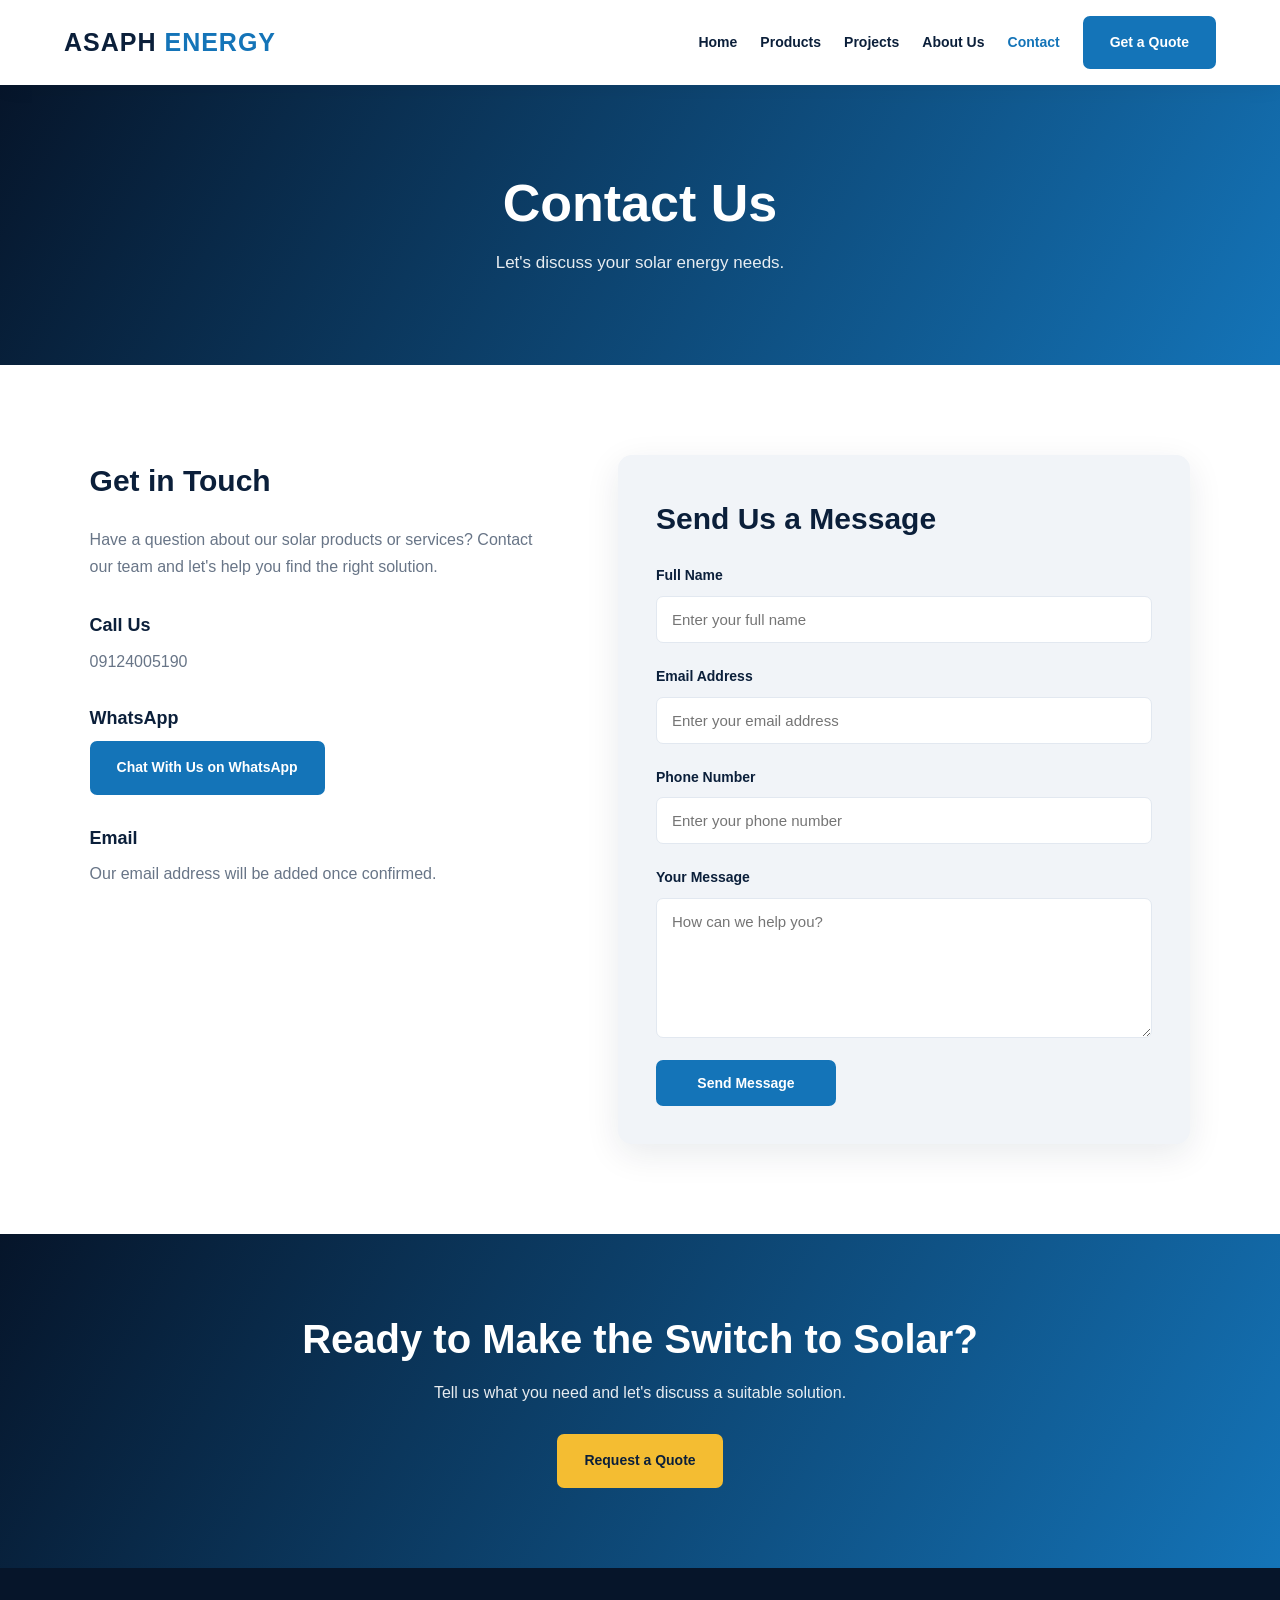
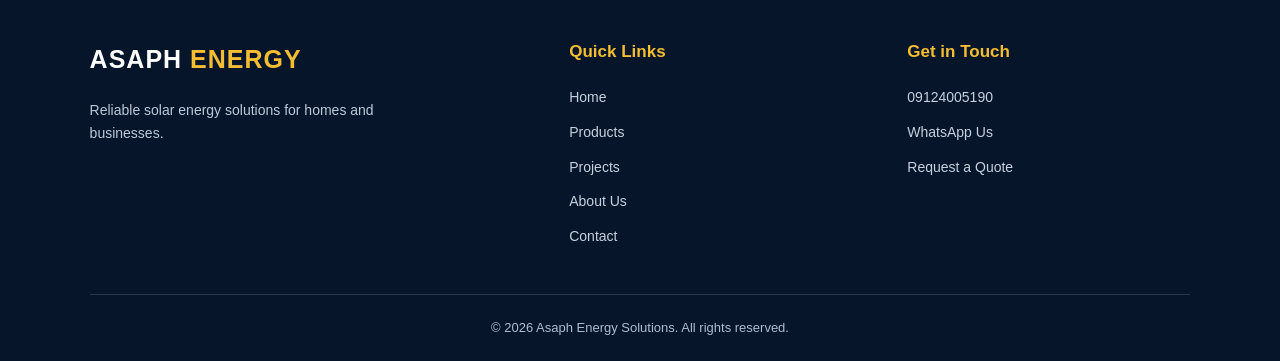
<file: contact.html>
<!DOCTYPE html>
<html lang="en">
<head>
    <meta charset="UTF-8">
    <meta name="viewport" content="width=device-width, initial-scale=1.0">
    <meta name="description" content="Contact Asaph Energy Solutions for solar products, installations and enquiries.">
    <meta name="theme-color" content="#0b1f3a">
    <title>Contact Us | Asaph Energy Solutions</title>
    <link rel="stylesheet" href="style.css">
</head>
<body>

    <header class="header">
        <a href="index.html" class="logo">
            ASAPH <span>ENERGY</span>
        </a>

        <nav class="nav-links">
            <a href="index.html">Home</a>
            <a href="products.html">Products</a>
            <a href="projects.html">Projects</a>
            <a href="about.html">About Us</a>
            <a href="contact.html" class="active">Contact</a>
            <a href="quote.html" class="btn btn-primary">Get a Quote</a>
        </nav>
    </header>

    <main>

        <section class="page-hero">
            <div class="page-hero-content">
                <h1>Contact Us</h1>
                <p>Let's discuss your solar energy needs.</p>
            </div>
        </section>

        <section class="contact-section">
            <div class="contact-info">
                <h2>Get in Touch</h2>
                <p>
                    Have a question about our solar products or services?
                    Contact our team and let's help you find the right solution.
                </p>

                <div class="contact-item">
                    <h3>Call Us</h3>
                    <a href="tel:09124005190">09124005190</a>
                </div>

                <div class="contact-item">
                    <h3>WhatsApp</h3>
                    <a
                        href="https://wa.me/2349124005190"
                        target="_blank"
                        rel="noopener noreferrer"
                        class="btn btn-primary">
                        Chat With Us on WhatsApp
                    </a>
                </div>

                <div class="contact-item">
                    <h3>Email</h3>
                    <p>Our email address will be added once confirmed.</p>
                </div>
            </div>

            <div class="contact-form-container">
                <h2>Send Us a Message</h2>

                <form id="contact-form">

                    <div class="form-group">
                        <label for="contact-name">Full Name</label>
                        <input
                            type="text"
                            id="contact-name"
                            name="name"
                            placeholder="Enter your full name"
                            required>
                    </div>

                    <div class="form-group">
                        <label for="contact-email">Email Address</label>
                        <input
                            type="email"
                            id="contact-email"
                            name="email"
                            placeholder="Enter your email address"
                            required>
                    </div>

                    <div class="form-group">
                        <label for="contact-phone">Phone Number</label>
                        <input
                            type="tel"
                            id="contact-phone"
                            name="phone"
                            placeholder="Enter your phone number"
                            required>
                    </div>

                    <div class="form-group">
                        <label for="contact-message">Your Message</label>
                        <textarea
                            id="contact-message"
                            name="message"
                            rows="6"
                            placeholder="How can we help you?"
                            required></textarea>
                    </div>

                    <button type="submit" class="btn btn-primary">
                        Send Message
                    </button>

                </form>
            </div>
        </section>

        <section class="cta-section">
            <h2>Ready to Make the Switch to Solar?</h2>
            <p>Tell us what you need and let's discuss a suitable solution.</p>
            <a href="quote.html" class="btn btn-secondary">
                Request a Quote
            </a>
        </section>

    </main>

    <footer class="footer">
        <div class="footer-content">

            <div class="footer-brand">
                <a href="index.html" class="logo">
                    ASAPH <span>ENERGY</span>
                </a>
                <p>Reliable solar energy solutions for homes and businesses.</p>
            </div>

            <div class="footer-links">
                <h3>Quick Links</h3>
                <a href="index.html">Home</a>
                <a href="products.html">Products</a>
                <a href="projects.html">Projects</a>
                <a href="about.html">About Us</a>
                <a href="contact.html">Contact</a>
            </div>

            <div class="footer-links">
                <h3>Get in Touch</h3>
                <a href="tel:09124005190">09124005190</a>
                <a href="https://wa.me/2349124005190"
                   target="_blank"
                   rel="noopener noreferrer">
                    WhatsApp Us
                </a>
                <a href="quote.html">Request a Quote</a>
            </div>

        </div>

        <div class="footer-bottom">
            <p>&copy; <span class="current-year"></span> Asaph Energy Solutions. All rights reserved.</p>
        </div>
    </footer>

    <script src="script.js"></script>

</body>
</html>
</file>
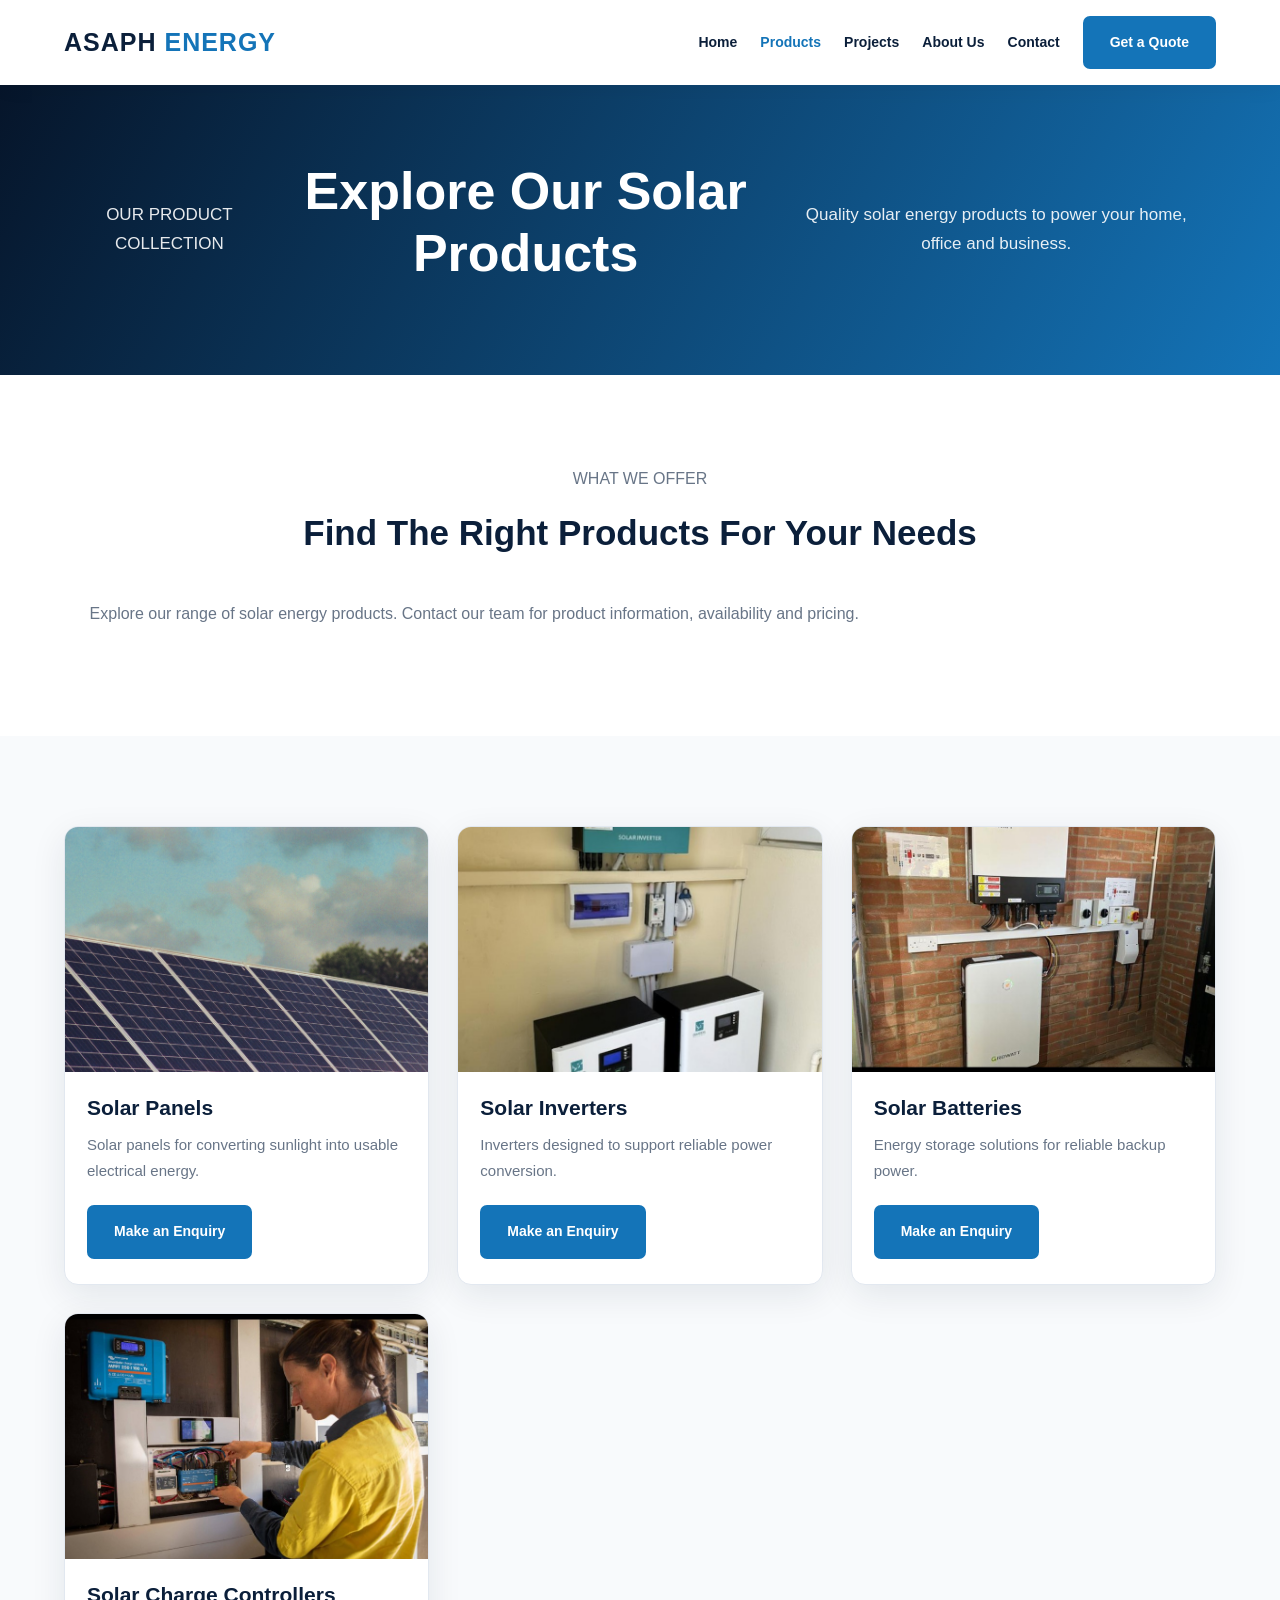
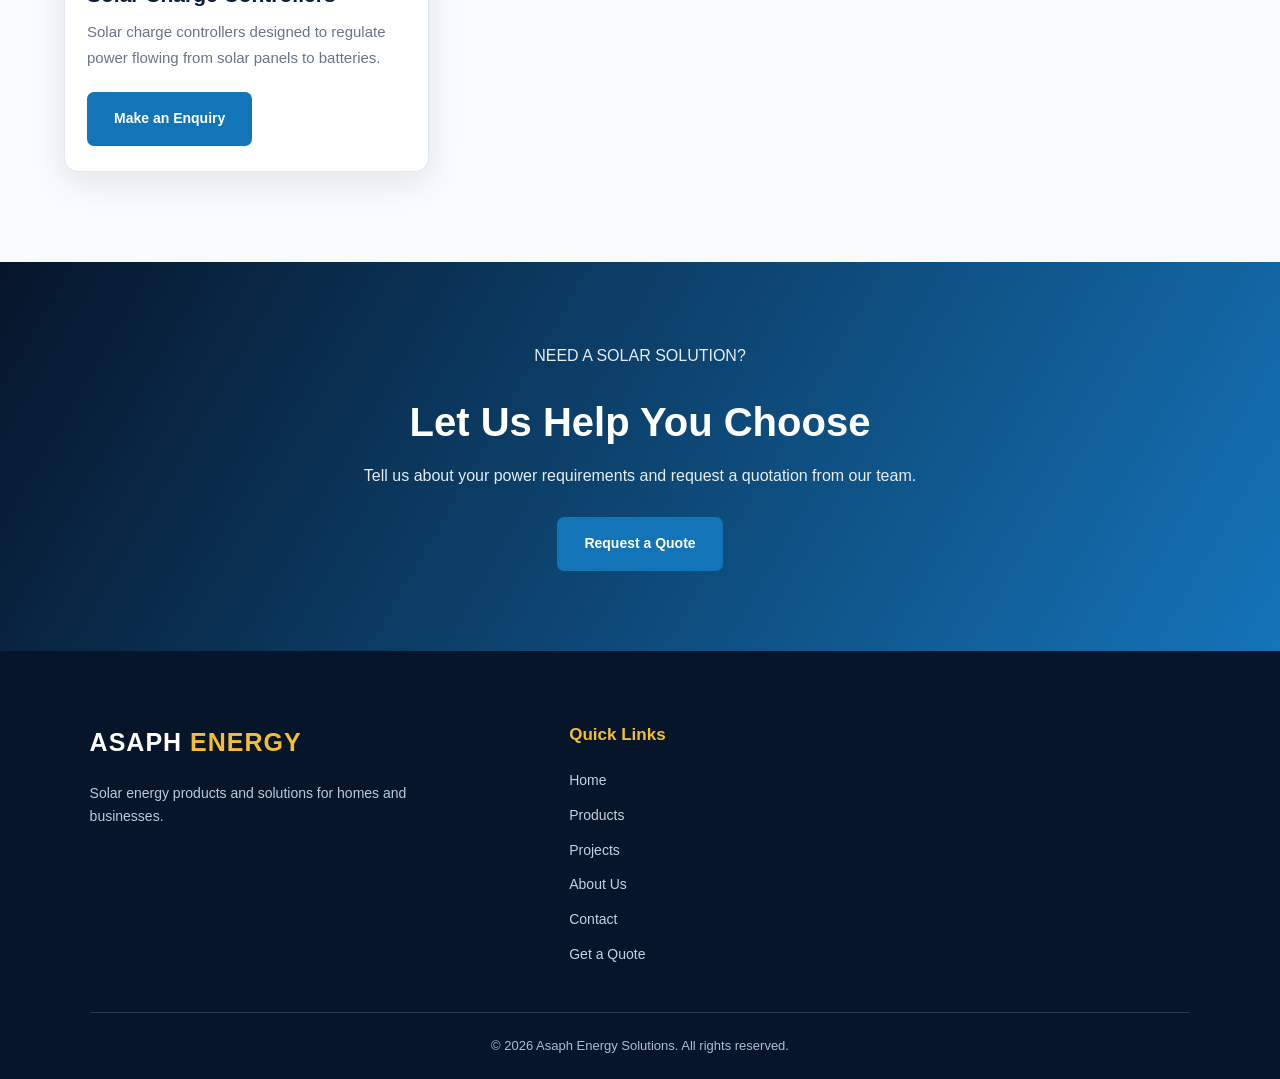
<file: products.html>
<!DOCTYPE html><html lang="en">
<head>
    <meta charset="UTF-8">
    <meta name="viewport" content="width=device-width, initial-scale=1.0"><meta name="description" content="Explore solar panels, inverters, batteries and charge controllers from Asaph Energy Solutions.">

<meta name="theme-color" content="#071d3b">

<title>Solar Products | Asaph Energy Solutions</title>

<link rel="stylesheet" href="style.css">

</head><body><header class="header">
    <div class="logo">
        ASAPH <span>ENERGY</span>
    </div>

    <nav class="nav-links">
        <a href="index.html">Home</a>
        <a href="products.html" class="active">Products</a>
        <a href="projects.html">Projects</a>
        <a href="about.html">About Us</a>
        <a href="contact.html">Contact</a>
        <a href="quote.html" class="btn btn-primary">Get a Quote</a>
    </nav>
</header>

<main>

    <section class="page-hero">
        <p>OUR PRODUCT COLLECTION</p>
        <h1>Explore Our Solar Products</h1>
        <p>
            Quality solar energy products to power your
            home, office and business.
        </p>
    </section>

    <section class="about-section">
        <div class="section-heading">
            <p>WHAT WE OFFER</p>
            <h2>Find The Right Products For Your Needs</h2>
        </div>

        <p>
            Explore our range of solar energy products.
            Contact our team for product information,
            availability and pricing.
        </p>
    </section>

    <section class="products-section">

        <div class="product-grid">

            <!-- SOLAR PANELS -->
            <article class="product-card">

                <img
                    src="images/pexels-adrinildennis-27873610.jpg"
                    alt="Solar panels"
                    loading="lazy"
                >

                <h3>Solar Panels</h3>

                <p>
                    Solar panels for converting sunlight
                    into usable electrical energy.
                </p>

                <a href="https://wa.me/2349124005190?text=Hello%20Asaph%20Energy%20Solutions%2C%20I%20want%20to%20enquire%20about%20solar%20panels."
                   target="_blank"
                   rel="noopener noreferrer"
                   class="btn btn-primary">
                    Make an Enquiry
                </a>

            </article>

            <!-- SOLAR INVERTERS -->
            <article class="product-card">

                <img
                    src="images/Screenshot_20261120-104822~2.jpg"
                    alt="Solar inverter"
                    loading="lazy"
                >

                <h3>Solar Inverters</h3>

                <p>
                    Inverters designed to support reliable
                    power conversion.
                </p>

                <a href="https://wa.me/2349124005190?text=Hello%20Asaph%20Energy%20Solutions%2C%20I%20want%20to%20enquire%20about%20solar%20inverters."
                   target="_blank"
                   rel="noopener noreferrer"
                   class="btn btn-primary">
                    Make an Enquiry
                </a>

            </article>

            <!-- SOLAR BATTERIES -->
            <article class="product-card">

                <img
                    src="images/Screenshot_20261120-110007~2.jpg"
                    alt="Solar energy battery"
                    loading="lazy"
                >

                <h3>Solar Batteries</h3>

                <p>
                    Energy storage solutions for reliable
                    backup power.
                </p>

                <a href="https://wa.me/2349124005190?text=Hello%20Asaph%20Energy%20Solutions%2C%20I%20want%20to%20enquire%20about%20solar%20batteries."
                   target="_blank"
                   rel="noopener noreferrer"
                   class="btn btn-primary">
                    Make an Enquiry
                </a>

            </article>

            <!-- SOLAR CHARGE CONTROLLERS -->
            <article class="product-card">

                <img
                    src="images/Screenshot_20261120-110618~2.jpg"
                    alt="Solar charge controller"
                    loading="lazy"
                >

                <h3>Solar Charge Controllers</h3>

                <p>
                    Solar charge controllers designed to regulate
                    power flowing from solar panels to batteries.
                </p>

                <a href="https://wa.me/2349124005190?text=Hello%20Asaph%20Energy%20Solutions%2C%20I%20want%20to%20enquire%20about%20solar%20charge%20controllers."
                   target="_blank"
                   rel="noopener noreferrer"
                   class="btn btn-primary">
                    Make an Enquiry
                </a>

            </article>

        </div>

    </section>

    <section class="cta-section">

        <p>NEED A SOLAR SOLUTION?</p>

        <h2>Let Us Help You Choose</h2>

        <p>
            Tell us about your power requirements and
            request a quotation from our team.
        </p>

        <a href="quote.html" class="btn btn-primary">
            Request a Quote
        </a>

    </section>

</main>

<footer class="footer">

    <div class="footer-content">

        <div class="footer-brand">

            <div class="logo">
                ASAPH <span>ENERGY</span>
            </div>

            <p>
                Solar energy products and solutions
                for homes and businesses.
            </p>

        </div>

        <div class="footer-links">

            <h3>Quick Links</h3>

            <a href="index.html">Home</a>
            <a href="products.html">Products</a>
            <a href="projects.html">Projects</a>
            <a href="about.html">About Us</a>
            <a href="contact.html">Contact</a>
            <a href="quote.html">Get a Quote</a>

        </div>

    </div>

    <div class="footer-bottom">

        <p>
            &copy; <span class="current-year">2026</span>
            Asaph Energy Solutions. All rights reserved.
        </p>

    </div>

</footer>

<script src="script.js"></script>

</body>
</html>
</file>
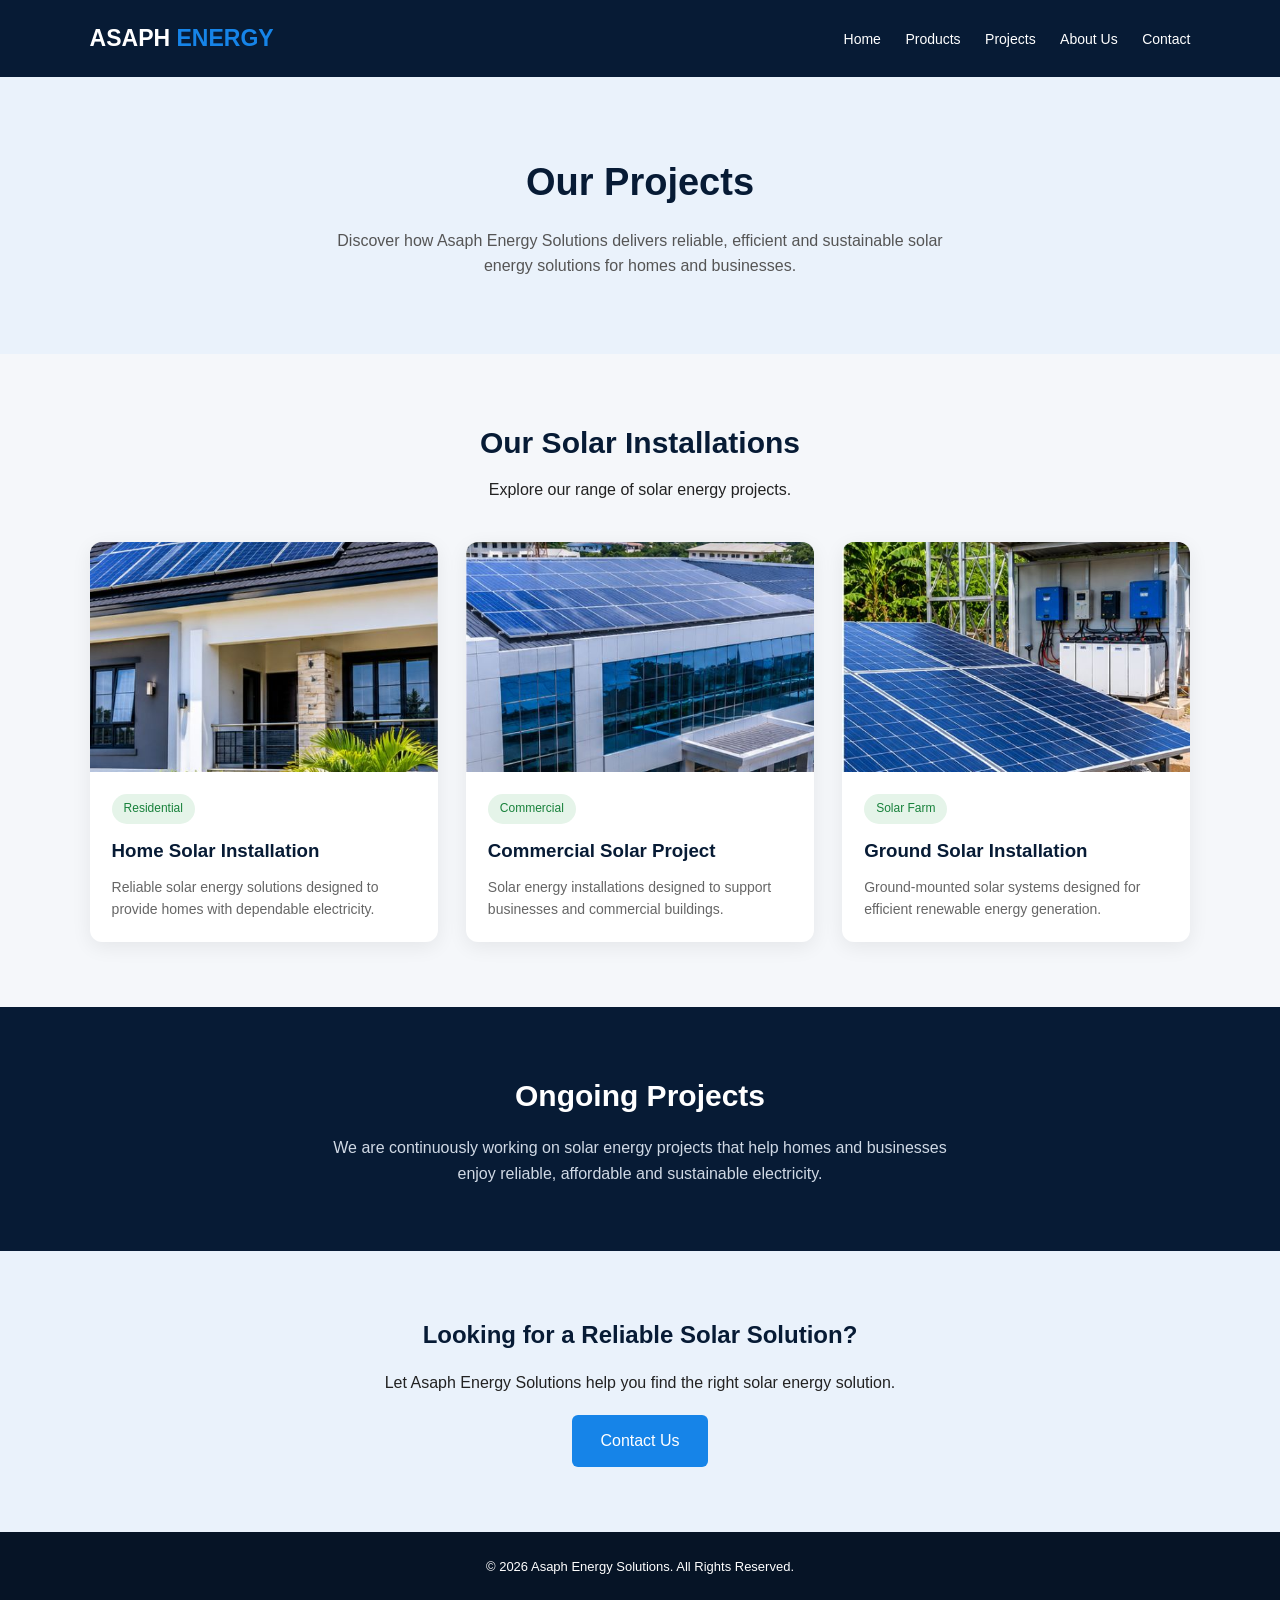
<file: projects.html>
<!DOCTYPE html><html lang="en">
<head>
    <meta charset="UTF-8">
    <meta name="viewport" content="width=device-width, initial-scale=1.0"><meta name="description" content="Explore solar energy installation projects from Asaph Energy Solutions for homes and businesses.">

<meta name="theme-color" content="#071b35">

<title>Our Projects | Asaph Energy Solutions</title>

<style>
    * {
        margin: 0;
        padding: 0;
        box-sizing: border-box;
    }

    body {
        font-family: Arial, sans-serif;
        background: #f5f7fa;
        color: #222;
        line-height: 1.6;
    }

    header {
        background: #071b35;
        color: white;
        padding: 20px 7%;
        display: flex;
        justify-content: space-between;
        align-items: center;
        flex-wrap: wrap;
    }

    .logo {
        font-size: 23px;
        font-weight: bold;
        color: white;
    }

    .logo span {
        color: #1684e8;
    }

    nav a {
        color: white;
        text-decoration: none;
        margin-left: 20px;
        font-size: 14px;
    }

    nav a:hover {
        color: #1684e8;
    }

    .hero {
        background: #eaf2fb;
        text-align: center;
        padding: 75px 20px;
    }

    .hero h1 {
        font-size: 38px;
        color: #071b35;
        margin-bottom: 15px;
    }

    .hero p {
        max-width: 650px;
        margin: auto;
        color: #555;
    }

    .projects {
        padding: 65px 7%;
    }

    .section-title {
        text-align: center;
        margin-bottom: 40px;
    }

    .section-title h2 {
        color: #071b35;
        font-size: 30px;
        margin-bottom: 10px;
    }

    .project-grid {
        display: grid;
        grid-template-columns: repeat(auto-fit, minmax(260px, 1fr));
        gap: 28px;
    }

    .project-card {
        background: white;
        border-radius: 12px;
        overflow: hidden;
        box-shadow: 0 5px 20px rgba(0,0,0,0.07);
        transition: 0.3s;
    }

    .project-card:hover {
        transform: translateY(-5px);
    }

    .project-card img {
        width: 100%;
        height: 230px;
        object-fit: cover;
        display: block;
    }

    .project-info {
        padding: 22px;
    }

    .project-info h3 {
        color: #071b35;
        margin-bottom: 10px;
    }

    .project-info p {
        color: #666;
        font-size: 14px;
    }

    .status {
        display: inline-block;
        background: #e5f4e9;
        color: #18813b;
        padding: 5px 12px;
        border-radius: 20px;
        font-size: 12px;
        margin-bottom: 12px;
    }

    .ongoing {
        background: #071b35;
        color: white;
        padding: 65px 7%;
    }

    .ongoing h2 {
        text-align: center;
        font-size: 30px;
        margin-bottom: 15px;
    }

    .ongoing p {
        text-align: center;
        max-width: 650px;
        margin: auto;
        color: #d0d9e5;
    }

    .cta {
        text-align: center;
        padding: 65px 20px;
        background: #eaf2fb;
    }

    .cta h2 {
        color: #071b35;
        margin-bottom: 15px;
    }

    .cta a {
        display: inline-block;
        background: #1684e8;
        color: white;
        text-decoration: none;
        padding: 13px 28px;
        border-radius: 6px;
        margin-top: 20px;
    }

    footer {
        background: #061426;
        color: white;
        text-align: center;
        padding: 25px 15px;
        font-size: 13px;
    }

    @media(max-width: 600px) {
        header {
            flex-direction: column;
            gap: 15px;
        }

        nav a {
            margin: 0 7px;
        }

        .hero h1 {
            font-size: 29px;
        }
    }
</style>

</head><body><header>
    <div class="logo">ASAPH <span>ENERGY</span></div><nav>
    <a href="index.html">Home</a>
    <a href="products.html">Products</a>
    <a href="projects.html">Projects</a>
    <a href="about.html">About Us</a>
    <a href="contact.html">Contact</a>
</nav>

</header><section class="hero">
    <h1>Our Projects</h1>
    <p>
        Discover how Asaph Energy Solutions delivers reliable,
        efficient and sustainable solar energy solutions
        for homes and businesses.
    </p>
</section><section class="projects"><div class="section-title">
    <h2>Our Solar Installations</h2>
    <p>Explore our range of solar energy projects.</p>
</div>

<div class="project-grid">

    <div class="project-card">
        <img src="images/solar-home.png" alt="Residential solar installation">

        <div class="project-info">
            <span class="status">Residential</span>
            <h3>Home Solar Installation</h3>
            <p>
                Reliable solar energy solutions designed
                to provide homes with dependable electricity.
            </p>
        </div>
    </div>

    <div class="project-card">
        <img src="images/solar-commercial-building.png" alt="Commercial building solar installation">

        <div class="project-info">
            <span class="status">Commercial</span>
            <h3>Commercial Solar Project</h3>
            <p>
                Solar energy installations designed
                to support businesses and commercial buildings.
            </p>
        </div>
    </div>

    <div class="project-card">
        <img src="images/solar-ground-installation.png" alt="Ground-mounted solar installation">

        <div class="project-info">
            <span class="status">Solar Farm</span>
            <h3>Ground Solar Installation</h3>
            <p>
                Ground-mounted solar systems designed
                for efficient renewable energy generation.
            </p>
        </div>
    </div>

</div>

</section><section class="ongoing">
    <h2>Ongoing Projects</h2><p>
    We are continuously working on solar energy projects
    that help homes and businesses enjoy reliable,
    affordable and sustainable electricity.
</p>

</section><section class="cta">
    <h2>Looking for a Reliable Solar Solution?</h2><p>
    Let Asaph Energy Solutions help you find
    the right solar energy solution.
</p>

<a href="contact.html">Contact Us</a>

</section><footer>
    <p>&copy; 2026 Asaph Energy Solutions. All Rights Reserved.</p>
</footer></body>
</html>
</file>
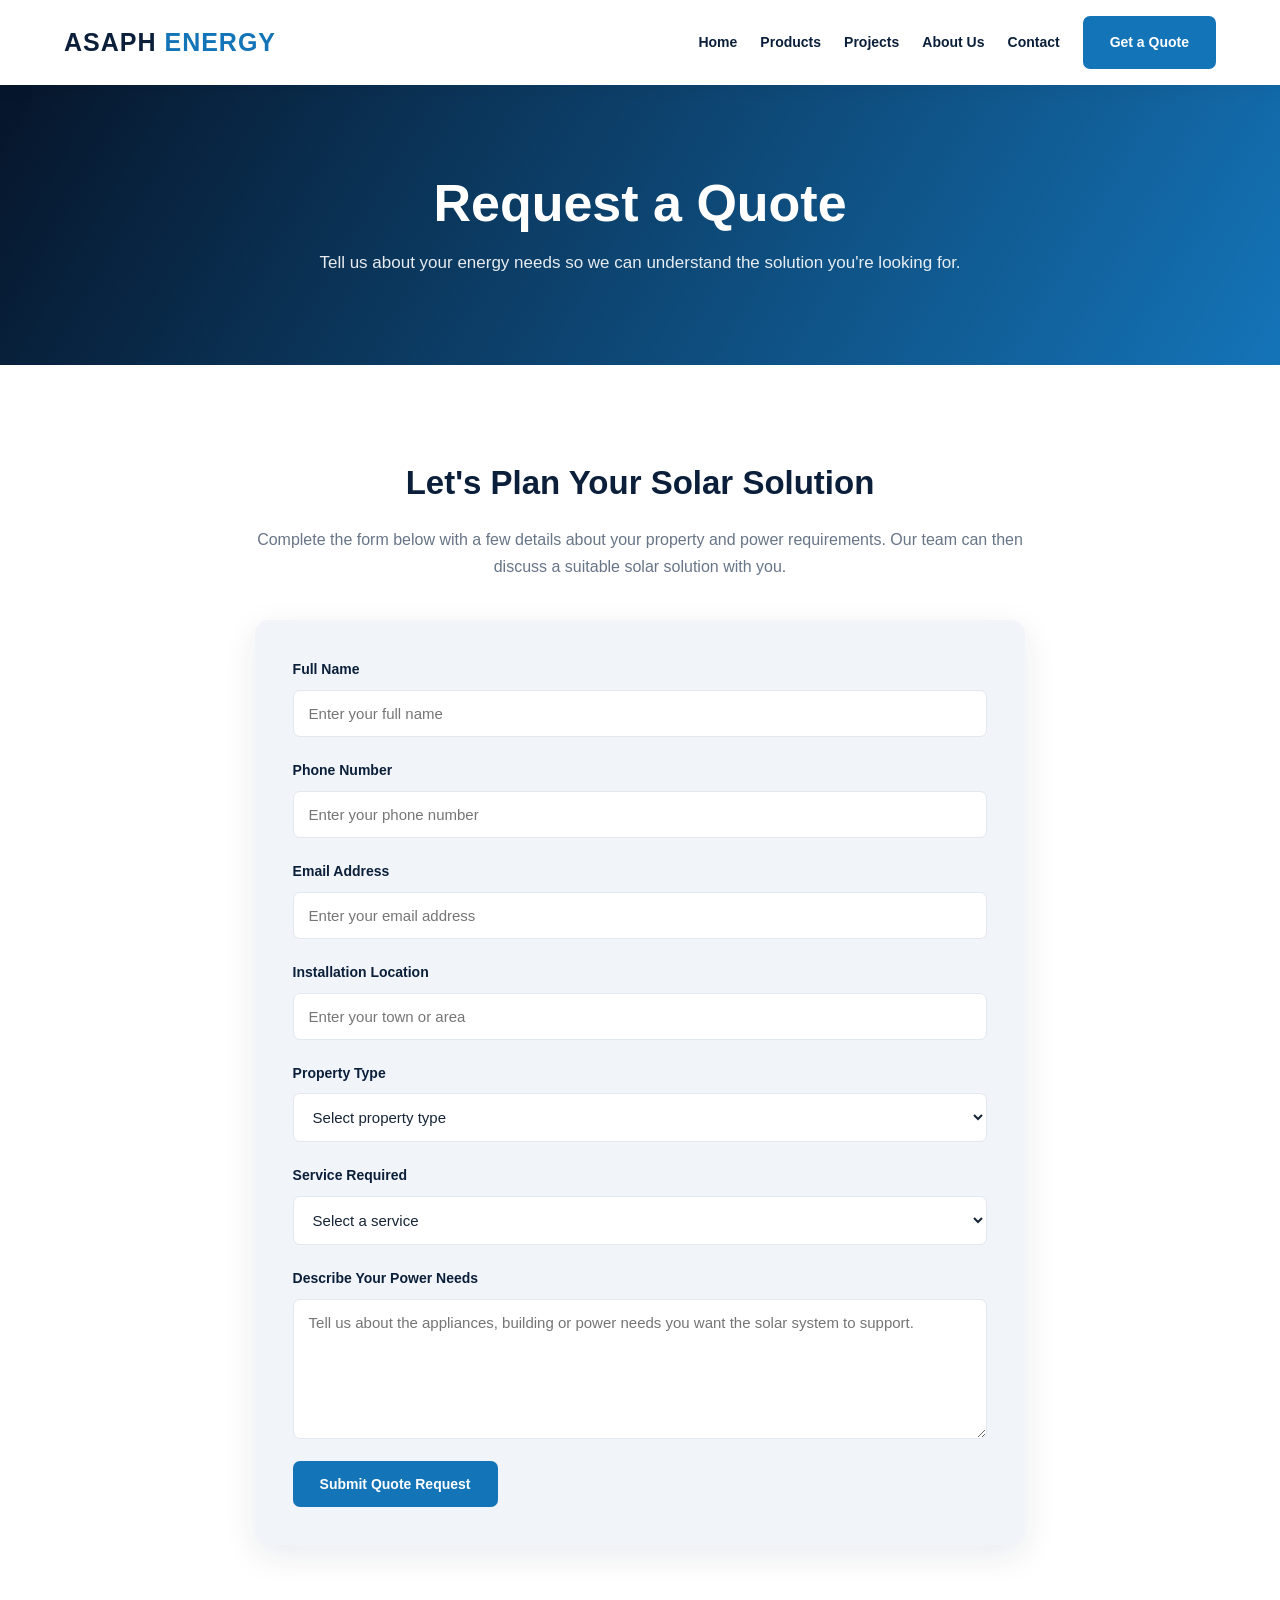
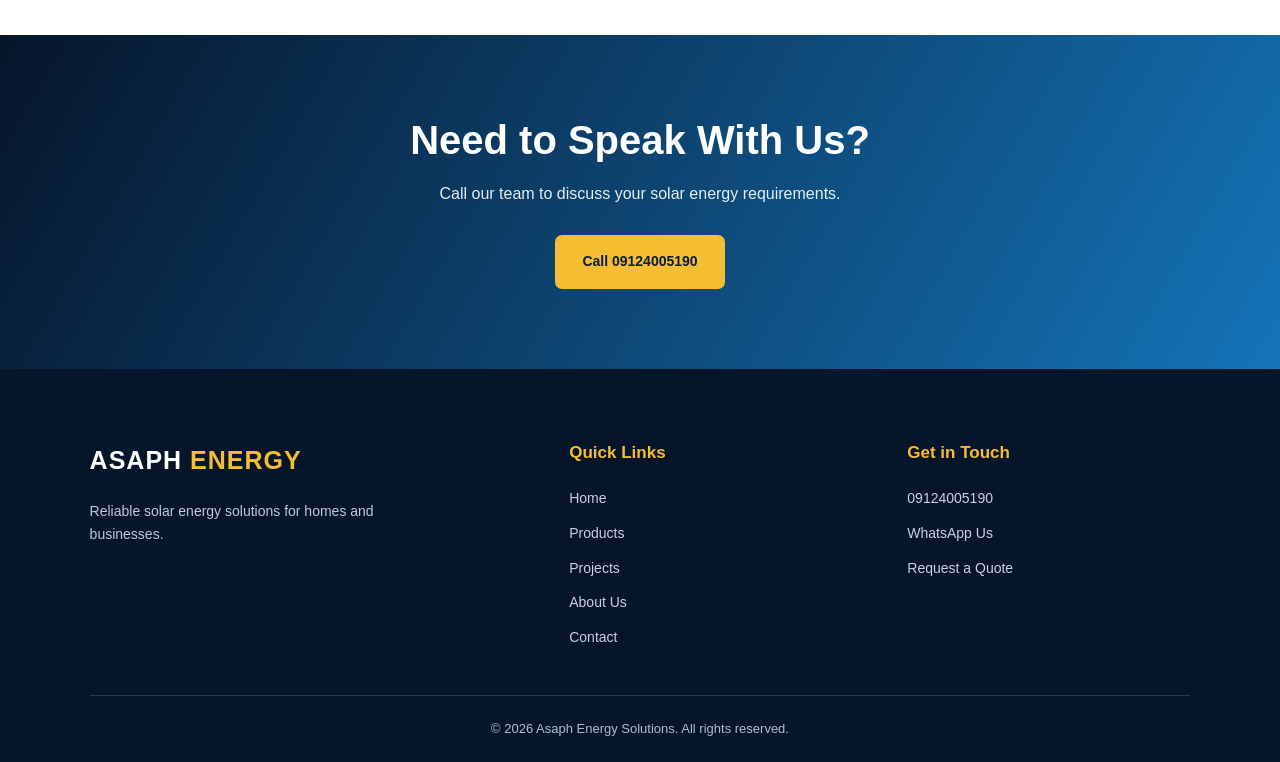
<file: quote.html>
<!DOCTYPE html>
<html lang="en">
<head>
    <meta charset="UTF-8">
    <meta name="viewport" content="width=device-width, initial-scale=1.0">
    <meta name="description" content="Request a solar installation quotation from Asaph Energy Solutions.">
    <meta name="theme-color" content="#0b1f3a">
    <title>Request a Quote | Asaph Energy Solutions</title>
    <link rel="stylesheet" href="style.css">
</head>
<body>

    <header class="header">
        <a href="index.html" class="logo">
            ASAPH <span>ENERGY</span>
        </a>

        <nav class="nav-links">
            <a href="index.html">Home</a>
            <a href="products.html">Products</a>
            <a href="projects.html">Projects</a>
            <a href="about.html">About Us</a>
            <a href="contact.html">Contact</a>
            <a href="quote.html" class="btn btn-primary active">Get a Quote</a>
        </nav>
    </header>

    <main>

        <section class="page-hero">
            <div class="page-hero-content">
                <h1>Request a Quote</h1>
                <p>Tell us about your energy needs so we can understand the solution you're looking for.</p>
            </div>
        </section>

        <section class="quote-section">
            <div class="quote-intro">
                <h2>Let's Plan Your Solar Solution</h2>
                <p>
                    Complete the form below with a few details about your
                    property and power requirements. Our team can then
                    discuss a suitable solar solution with you.
                </p>
            </div>

            <form id="quote-form">

                <div class="form-group">
                    <label for="quote-name">Full Name</label>
                    <input
                        type="text"
                        id="quote-name"
                        name="name"
                        placeholder="Enter your full name"
                        required>
                </div>

                <div class="form-group">
                    <label for="quote-phone">Phone Number</label>
                    <input
                        type="tel"
                        id="quote-phone"
                        name="phone"
                        placeholder="Enter your phone number"
                        required>
                </div>

                <div class="form-group">
                    <label for="quote-email">Email Address</label>
                    <input
                        type="email"
                        id="quote-email"
                        name="email"
                        placeholder="Enter your email address">
                </div>

                <div class="form-group">
                    <label for="quote-location">Installation Location</label>
                    <input
                        type="text"
                        id="quote-location"
                        name="location"
                        placeholder="Enter your town or area"
                        required>
                </div>

                <div class="form-group">
                    <label for="property-type">Property Type</label>
                    <select id="property-type" name="property" required>
                        <option value="">Select property type</option>
                        <option value="Residential Home">Residential Home</option>
                        <option value="Office">Office</option>
                        <option value="Shop">Shop</option>
                        <option value="Commercial Building">Commercial Building</option>
                        <option value="Industrial Facility">Industrial Facility</option>
                        <option value="Other">Other</option>
                    </select>
                </div>

                <div class="form-group">
                    <label for="service-type">Service Required</label>
                    <select id="service-type" name="service" required>
                        <option value="">Select a service</option>
                        <option value="Solar Installation">Solar Installation</option>
                        <option value="Solar Product Purchase">Solar Product Purchase</option>
                        <option value="Inverter and Battery Solution">Inverter and Battery Solution</option>
                        <option value="Solar System Upgrade">Solar System Upgrade</option>
                        <option value="Maintenance and Support">Maintenance and Support</option>
                        <option value="Consultation">Consultation</option>
                        <option value="Other">Other</option>
                    </select>
                </div>

                <div class="form-group">
                    <label for="power-needs">Describe Your Power Needs</label>
                    <textarea
                        id="power-needs"
                        name="powerNeeds"
                        rows="6"
                        placeholder="Tell us about the appliances, building or power needs you want the solar system to support."
                        required></textarea>
                </div>

                <button type="submit" class="btn btn-primary">
                    Submit Quote Request
                </button>

            </form>
        </section>

        <section class="cta-section">
            <h2>Need to Speak With Us?</h2>
            <p>Call our team to discuss your solar energy requirements.</p>
            <a href="tel:09124005190" class="btn btn-secondary">
                Call 09124005190
            </a>
        </section>

    </main>

    <footer class="footer">
        <div class="footer-content">

            <div class="footer-brand">
                <a href="index.html" class="logo">
                    ASAPH <span>ENERGY</span>
                </a>
                <p>Reliable solar energy solutions for homes and businesses.</p>
            </div>

            <div class="footer-links">
                <h3>Quick Links</h3>
                <a href="index.html">Home</a>
                <a href="products.html">Products</a>
                <a href="projects.html">Projects</a>
                <a href="about.html">About Us</a>
                <a href="contact.html">Contact</a>
            </div>

            <div class="footer-links">
                <h3>Get in Touch</h3>
                <a href="tel:09124005190">09124005190</a>
                <a href="https://wa.me/2349124005190"
                   target="_blank"
                   rel="noopener noreferrer">
                    WhatsApp Us
                </a>
                <a href="quote.html">Request a Quote</a>
            </div>

        </div>

        <div class="footer-bottom">
            <p>&copy; <span class="current-year"></span> Asaph Energy Solutions. All rights reserved.</p>
        </div>
    </footer>

    <script src="script.js"></script>

</body>
</html>
</file>
<file: style.css>
/* =====================================================
   ASAPH ENERGY SOLUTIONS
   COMPLETE WEBSITE STYLESHEET
   PROFESSIONAL DESIGN - VERSION 3.0
===================================================== */


/* =====================================================
   1. DESIGN VARIABLES
===================================================== */

:root {
    --navy: #0b1f3a;
    --navy-dark: #06152a;
    --navy-light: #15395f;
    --blue: #1474b8;
    --blue-dark: #105b91;
    --blue-light: #eaf5fd;
    --yellow: #f4bd32;
    --green: #20965b;
    --white: #ffffff;
    --off-white: #f8fafc;
    --light-grey: #f1f4f8;
    --grey: #687587;
    --dark: #172536;
    --border: #e2e8f0;
    --shadow: 0 10px 35px rgba(11, 31, 58, 0.09);
    --shadow-hover: 0 18px 45px rgba(11, 31, 58, 0.15);
    --radius: 14px;
    --transition: 0.3s ease;
}


/* =====================================================
   2. RESET AND GLOBAL STYLES
===================================================== */

* {
    margin: 0;
    padding: 0;
    box-sizing: border-box;
}

html {
    scroll-behavior: smooth;
    scroll-padding-top: 100px;
}

body {
    font-family: Arial, Helvetica, sans-serif;
    font-size: 16px;
    line-height: 1.7;
    color: var(--dark);
    background: var(--white);
    overflow-x: hidden;
}

img {
    display: block;
    max-width: 100%;
}

a {
    text-decoration: none;
    color: inherit;
}

button,
input,
textarea,
select {
    font-family: Arial, Helvetica, sans-serif;
    font-size: inherit;
}

button {
    cursor: pointer;
}

.container {
    width: 90%;
    max-width: 1200px;
    margin: 0 auto;
}

section {
    position: relative;
}


/* =====================================================
   3. WEBSITE HEADER
===================================================== */

.header {
    width: 100%;
    min-height: 85px;
    padding: 15px 5%;
    background: var(--white);
    display: flex;
    align-items: center;
    justify-content: space-between;
    gap: 25px;
    position: relative;
    z-index: 100;
    box-shadow: 0 3px 20px rgba(0, 0, 0, 0.05);
}

.logo {
    display: inline-block;
    color: var(--navy);
    font-size: 25px;
    font-weight: 900;
    letter-spacing: 1px;
    white-space: nowrap;
}

.logo span {
    color: var(--blue);
}


/* =====================================================
   4. NAVIGATION
===================================================== */

.nav-links {
    display: flex;
    align-items: center;
    justify-content: flex-end;
    flex-wrap: wrap;
    gap: 23px;
}

.nav-links a {
    color: var(--navy);
    font-size: 14px;
    font-weight: 700;
    transition: var(--transition);
}

.nav-links a:hover,
.nav-links a.active {
    color: var(--blue);
}

.nav-links .btn {
    color: var(--white);
}


/* =====================================================
   5. BUTTONS
===================================================== */

.btn {
    display: inline-flex;
    justify-content: center;
    align-items: center;
    gap: 8px;
    padding: 13px 25px;
    border: 2px solid transparent;
    border-radius: 7px;
    font-size: 14px;
    font-weight: 700;
    text-align: center;
    transition: var(--transition);
}

.btn-primary {
    background: var(--blue);
    color: var(--white) !important;
    border-color: var(--blue);
}

.btn-primary:hover {
    background: var(--navy);
    border-color: var(--navy);
    transform: translateY(-3px);
}

.btn-secondary {
    background: var(--yellow);
    color: var(--navy) !important;
    border-color: var(--yellow);
}

.btn-secondary:hover {
    background: #e6aa19;
    border-color: #e6aa19;
    transform: translateY(-3px);
}

.btn-outline {
    background: transparent;
    border-color: var(--white);
    color: var(--white);
}

.btn-outline:hover {
    background: var(--white);
    color: var(--navy);
}


/* =====================================================
   6. HOMEPAGE HERO SECTION
===================================================== */

.hero {
    min-height: 650px;
    padding: 110px 7%;
    display: flex;
    align-items: center;
    color: var(--white);

    background:
        linear-gradient(
            90deg,
            rgba(5, 20, 39, 0.92),
            rgba(5, 20, 39, 0.48)
        ),
        url("images/solar-hero.jpg") center / cover no-repeat;
}

.hero-content {
    width: 100%;
    max-width: 760px;
}

.hero h1 {
    max-width: 750px;
    font-size: clamp(38px, 5.5vw, 66px);
    font-weight: 800;
    line-height: 1.13;
    letter-spacing: -1.5px;
    margin-bottom: 24px;
}

.hero-subtitle {
    max-width: 650px;
    font-size: 18px;
    line-height: 1.8;
    color: rgba(255, 255, 255, 0.9);
    margin-bottom: 28px;
}

.hero-content p {
    color: rgba(255, 255, 255, 0.9);
}

.hero-buttons {
    display: flex;
    align-items: center;
    flex-wrap: wrap;
    gap: 15px;
    margin-top: 25px;
}


/* =====================================================
   7. INNER PAGE HERO
===================================================== */

.page-hero {
    min-height: 280px;
    padding: 75px 6%;
    display: flex;
    align-items: center;
    justify-content: center;
    text-align: center;
    color: var(--white);

    background: linear-gradient(
        120deg,
        var(--navy-dark),
        var(--blue)
    );
}

.page-hero-content {
    max-width: 850px;
}

.page-hero h1 {
    font-size: clamp(34px, 5vw, 52px);
    line-height: 1.2;
    margin-bottom: 15px;
}

.page-hero p {
    font-size: 17px;
    color: rgba(255, 255, 255, 0.9);
}


/* =====================================================
   8. SECTION HEADINGS
===================================================== */

.section-heading {
    max-width: 760px;
    margin: 0 auto 45px;
    text-align: center;
}

.section-heading h2 {
    color: var(--navy);
    font-size: clamp(28px, 4vw, 41px);
    line-height: 1.25;
    margin-bottom: 16px;
}

.section-heading p {
    color: var(--grey);
    font-size: 16px;
}


/* =====================================================
   9. ABOUT SECTION
===================================================== */

.about-section {
    padding: 90px 7%;
    background: var(--white);
}

.about-section h2 {
    color: var(--navy);
    font-size: 35px;
    line-height: 1.3;
    margin-bottom: 20px;
}

.about-section p {
    color: var(--grey);
    margin-bottom: 18px;
}

.about-content {
    max-width: 1200px;
    margin: 0 auto;

    display: grid;
    grid-template-columns: 1fr 1fr;
    align-items: center;
    gap: 55px;
}

.about-image img {
    width: 100%;
    height: 440px;
    object-fit: cover;
    border-radius: var(--radius);
    box-shadow: var(--shadow);
}

.about-text {
    padding: 10px 0;
}


/* =====================================================
   10. MISSION AND VISION
===================================================== */

.mission-vision {
    display: grid;
    grid-template-columns: repeat(2, 1fr);
    gap: 25px;
    margin-top: 50px;
}

.mission-card,
.vision-card {
    padding: 30px;
    background: var(--light-grey);
    border-radius: var(--radius);
    border-left: 5px solid var(--yellow);
}

.mission-card h3,
.vision-card h3 {
    color: var(--navy);
    font-size: 21px;
    margin-bottom: 12px;
}


/* =====================================================
   11. PRODUCTS SECTION
===================================================== */

.products-section {
    padding: 90px 5%;
    background: var(--off-white);
}

.product-grid {
    width: 100%;
    max-width: 1250px;
    margin: 0 auto;

    display: grid;
    grid-template-columns: repeat(3, minmax(0, 1fr));
    gap: 28px;
}

.product-card {
    background: var(--white);
    border-radius: var(--radius);
    overflow: hidden;
    box-shadow: var(--shadow);
    border: 1px solid var(--border);
    transition: var(--transition);
}

.product-card:hover {
    transform: translateY(-7px);
    box-shadow: var(--shadow-hover);
}

.product-card img {
    width: 100%;
    height: 245px;
    object-fit: cover;
    background: var(--blue-light);
}

.product-card h3 {
    color: var(--navy);
    font-size: 21px;
    line-height: 1.35;
    margin: 22px 22px 10px;
}

.product-card p {
    color: var(--grey);
    font-size: 15px;
    margin: 0 22px 22px;
}

.product-card .btn {
    margin: 0 22px 25px;
}


/* =====================================================
   12. PROJECTS SECTION
===================================================== */

.projects-section {
    padding: 90px 5%;
    background: var(--white);
}

.project-grid {
    width: 100%;
    max-width: 1250px;
    margin: 0 auto;

    display: grid;
    grid-template-columns: repeat(3, minmax(0, 1fr));
    gap: 28px;
}

.project-card {
    background: var(--white);
    border-radius: var(--radius);
    overflow: hidden;
    box-shadow: var(--shadow);
    border: 1px solid var(--border);
    transition: var(--transition);
}

.project-card:hover {
    transform: translateY(-7px);
    box-shadow: var(--shadow-hover);
}

.project-card img {
    width: 100%;
    height: 255px;
    object-fit: cover;
    background: var(--blue-light);
}

.project-card h3 {
    color: var(--navy);
    font-size: 21px;
    margin: 22px 22px 10px;
}

.project-card p {
    color: var(--grey);
    font-size: 15px;
    margin: 0 22px 25px;
}


/* =====================================================
   13. CONTACT PAGE
===================================================== */

.contact-section {
    padding: 90px 7%;

    display: grid;
    grid-template-columns: 0.9fr 1.1fr;
    align-items: start;
    gap: 60px;

    background: var(--white);
}

.contact-info h2,
.contact-form-container h2 {
    font-size: 30px;
    color: var(--navy);
    margin-bottom: 20px;
}

.contact-info > p {
    color: var(--grey);
    margin-bottom: 30px;
}

.contact-item {
    margin-bottom: 28px;
}

.contact-item h3 {
    font-size: 18px;
    color: var(--navy);
    margin-bottom: 7px;
}

.contact-item p,
.contact-item a {
    color: var(--grey);
}

.contact-item a:hover {
    color: var(--blue);
}

.contact-form-container {
    padding: 38px;
    background: var(--light-grey);
    border-radius: var(--radius);
    box-shadow: var(--shadow);
}


/* =====================================================
   14. FORM STYLING
===================================================== */

.form-group {
    margin-bottom: 22px;
}

.form-group label {
    display: block;
    color: var(--navy);
    font-size: 14px;
    font-weight: 700;
    margin-bottom: 8px;
}

.form-group input,
.form-group textarea,
.form-group select {
    display: block;
    width: 100%;
    padding: 14px 15px;

    background: var(--white);
    border: 1px solid var(--border);
    border-radius: 7px;

    outline: none;
    color: var(--dark);
    font-size: 15px;

    transition: var(--transition);
}

.form-group input:focus,
.form-group textarea:focus,
.form-group select:focus {
    border-color: var(--blue);
    box-shadow: 0 0 0 3px rgba(20, 116, 184, 0.12);
}

.form-group textarea {
    resize: vertical;
    min-height: 140px;
}

form .btn {
    min-width: 180px;
}


/* =====================================================
   15. QUOTATION PAGE
===================================================== */

.quote-section {
    width: 100%;
    max-width: 950px;
    margin: 0 auto;
    padding: 90px 7%;
}

.quote-intro {
    text-align: center;
    margin-bottom: 40px;
}

.quote-intro h2 {
    color: var(--navy);
    font-size: 33px;
    margin-bottom: 15px;
}

.quote-intro p {
    color: var(--grey);
}

.quote-section form {
    padding: 38px;
    background: var(--light-grey);
    border-radius: var(--radius);
    box-shadow: var(--shadow);
}


/* =====================================================
   16. CALL TO ACTION
===================================================== */

.cta-section {
    padding: 80px 7%;
    background: linear-gradient(
        120deg,
        var(--navy-dark),
        var(--blue)
    );

    color: var(--white);
    text-align: center;
}

.cta-section h2 {
    font-size: clamp(27px, 4vw, 40px);
    line-height: 1.25;
    margin-bottom: 15px;
}

.cta-section p {
    max-width: 680px;
    margin: 0 auto 28px;
    color: rgba(255, 255, 255, 0.9);
}


/* =====================================================
   17. WEBSITE FOOTER
===================================================== */

.footer {
    padding: 70px 7% 22px;
    background: var(--navy-dark);
    color: var(--white);
}

.footer-content {
    width: 100%;
    max-width: 1250px;
    margin: 0 auto;

    display: grid;
    grid-template-columns: 1.5fr 1fr 1fr;
    gap: 55px;

    padding-bottom: 45px;
}

.footer .logo {
    color: var(--white);
    display: inline-block;
    margin-bottom: 18px;
}

.footer .logo span {
    color: var(--yellow);
}

.footer-brand p {
    max-width: 350px;
    color: #bdc9d8;
    font-size: 14px;
}

.footer-links {
    display: flex;
    flex-direction: column;
    align-items: flex-start;
    gap: 11px;
}

.footer-links h3 {
    color: var(--yellow);
    font-size: 17px;
    margin-bottom: 8px;
}

.footer-links a {
    color: #c7d1df;
    font-size: 14px;
    transition: var(--transition);
}

.footer-links a:hover {
    color: var(--yellow);
    padding-left: 4px;
}

.footer-bottom {
    width: 100%;
    max-width: 1250px;
    margin: 0 auto;
    padding-top: 22px;

    border-top: 1px solid rgba(255, 255, 255, 0.15);

    text-align: center;
    color: #aebdce;
    font-size: 13px;
}


/* =====================================================
   18. 404 ERROR PAGE
===================================================== */

.error-page {
    min-height: 65vh;
    padding: 80px 5%;

    display: flex;
    align-items: center;
    justify-content: center;

    text-align: center;
    background: var(--light-grey);
}

.error-content {
    max-width: 650px;
}

.error-content h1 {
    font-size: clamp(90px, 15vw, 150px);
    line-height: 1;
    color: var(--blue);
    font-weight: 900;
}

.error-content h2 {
    font-size: 30px;
    color: var(--navy);
    margin: 20px 0 12px;
}

.error-content p {
    color: var(--grey);
    margin-bottom: 28px;
}


/* =====================================================
   19. GENERAL WEBSITE DETAILS
===================================================== */

main {
    min-height: 60vh;
}

.section-action {
    text-align: center;
    margin-top: 35px;
}

:focus-visible {
    outline: 3px solid var(--yellow);
    outline-offset: 3px;
}

::selection {
    background: var(--blue);
    color: var(--white);
}


/* =====================================================
   20. TABLET RESPONSIVENESS
===================================================== */

@media (max-width: 1000px) {

    .header {
        flex-wrap: wrap;
    }

    .nav-links {
        width: 100%;
        justify-content: center;
        gap: 15px 20px;
    }

    .product-grid,
    .project-grid {
        grid-template-columns: repeat(2, minmax(0, 1fr));
    }

    .about-content {
        gap: 30px;
    }

    .contact-section {
        gap: 35px;
    }

    .footer-content {
        gap: 30px;
    }

}


/* =====================================================
   21. MOBILE RESPONSIVENESS
===================================================== */

@media (max-width: 650px) {

    section {
        padding: 60px 6%;
    }

    .header {
        padding: 17px 6%;
        gap: 15px;
    }

    .logo {
        font-size: 22px;
    }

    .nav-links {
        justify-content: flex-start;
        gap: 12px 17px;
    }

    .nav-links a {
        font-size: 13px;
    }

    .nav-links .btn {
        padding: 9px 13px;
    }

    .hero {
        min-height: 540px;
        padding: 85px 7%;
        background-position: center;
    }

    .hero h1 {
        font-size: 39px;
        letter-spacing: -0.5px;
    }

    .hero-subtitle {
        font-size: 16px;
    }

    .hero-buttons {
        align-items: stretch;
        flex-direction: column;
    }

    .hero-buttons .btn {
        width: 100%;
    }

    .page-hero {
        min-height: 220px;
        padding: 60px 6%;
    }

    .page-hero h1 {
        font-size: 34px;
    }

    .page-hero p {
        font-size: 15px;
    }

    .section-heading h2 {
        font-size: 29px;
    }

    .about-section h2 {
        font-size: 29px;
    }

    .about-content {
        grid-template-columns: 1fr;
        gap: 30px;
    }

    .about-image img {
        height: 280px;
    }

    .mission-vision {
        grid-template-columns: 1fr;
    }

    .product-grid,
    .project-grid {
        grid-template-columns: 1fr;
        gap: 23px;
    }

    .product-card img,
    .project-card img {
        height: 230px;
    }

    .contact-section {
        grid-template-columns: 1fr;
        padding: 60px 6%;
    }

    .contact-form-container,
    .quote-section form {
        padding: 23px;
    }

    .contact-info h2,
    .contact-form-container h2 {
        font-size: 27px;
    }

    .quote-section {
        padding: 60px 6%;
    }

    .quote-intro h2 {
        font-size: 27px;
    }

    .footer {
        padding: 50px 6% 20px;
    }

    .footer-content {
        grid-template-columns: 1fr;
        gap: 30px;
    }

    .cta-section {
        padding: 60px 6%;
    }

    .error-content h2 {
        font-size: 25px;
    }

}


/* =====================================================
   22. ACCESSIBILITY AND REDUCED MOTION
===================================================== */

@media (prefers-reduced-motion: reduce) {

    html {
        scroll-behavior: auto;
    }

    *,
    *::before,
    *::after {
        transition-duration: 0.01ms !important;
        animation-duration: 0.01ms !important;
        animation-iteration-count: 1 !important;
    }

}


/* =====================================================
   END OF ASAPH ENERGY SOLUTIONS STYLESHEET
===================================================== */
</file>
